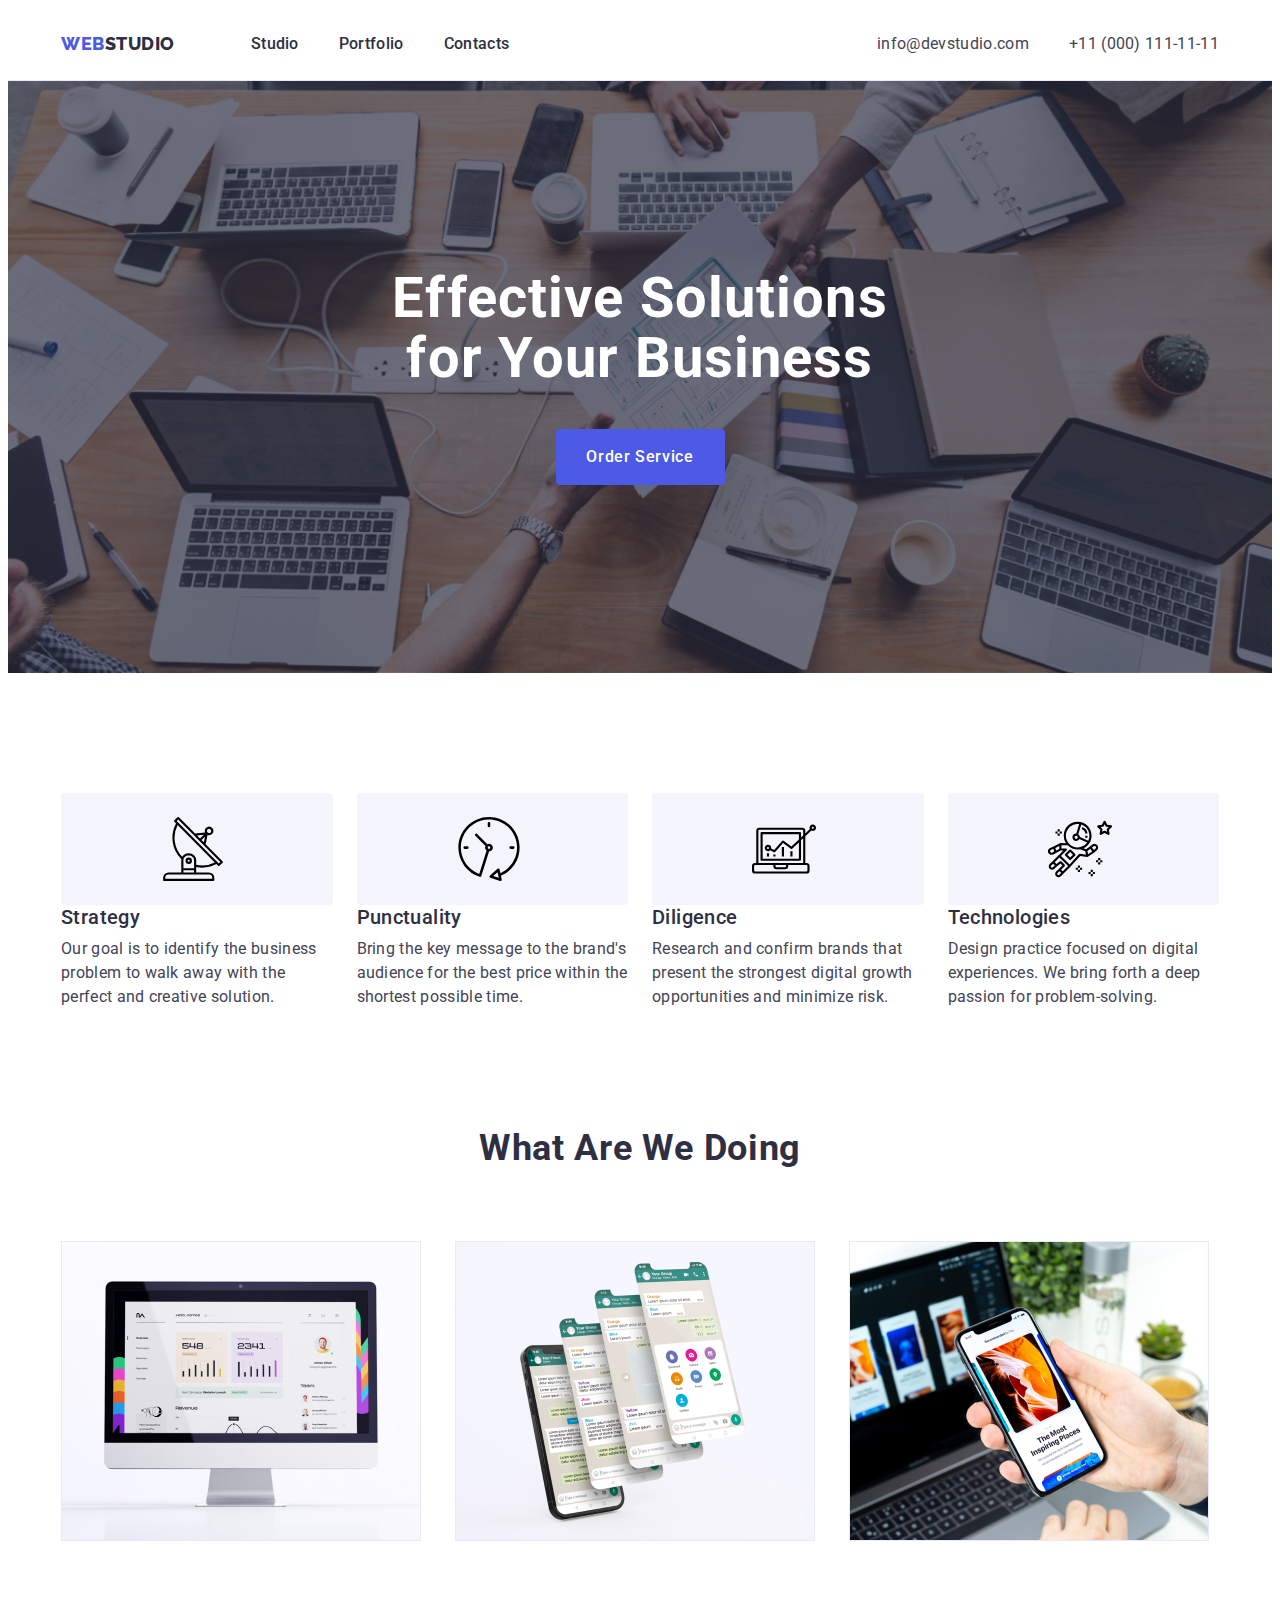
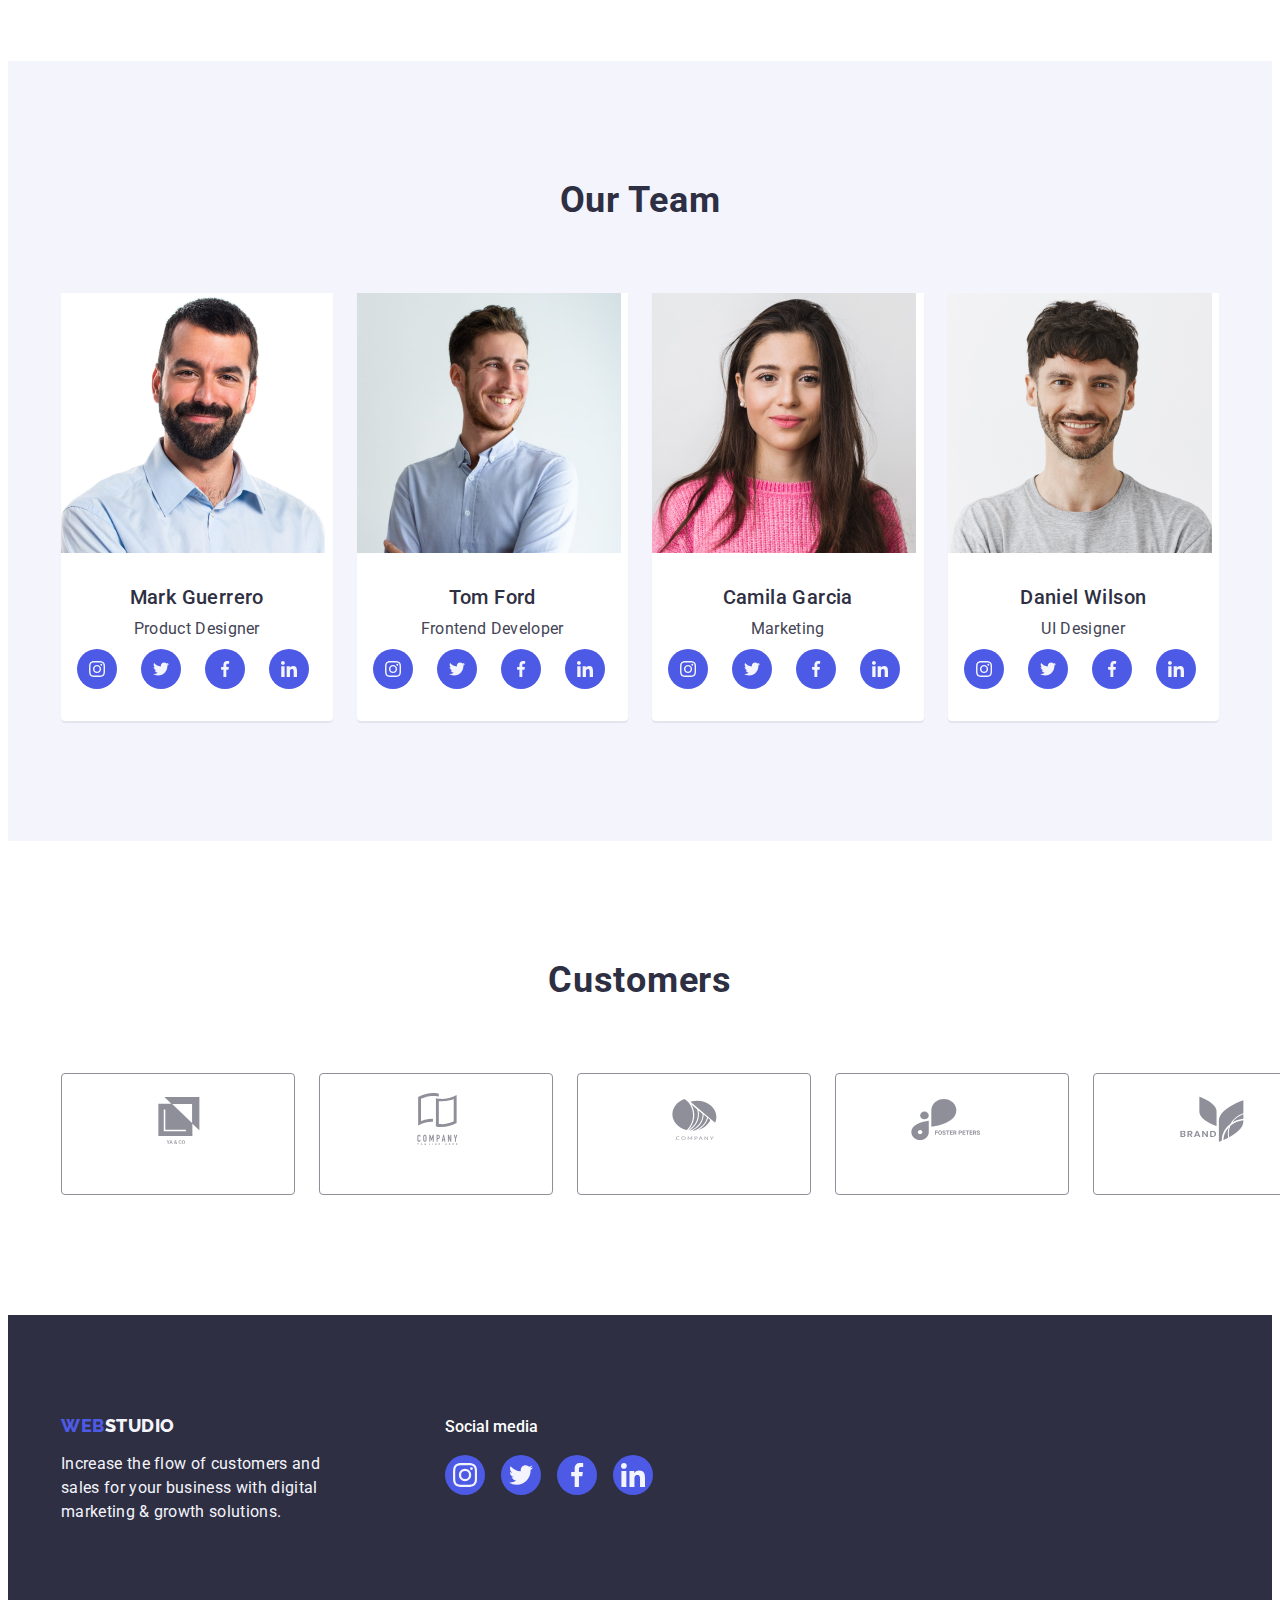
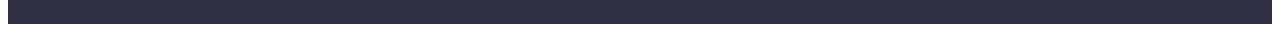
<file: index.html>
<!DOCTYPE html>
<html lang="en">
  <head>
    <meta charset="UTF-8" />
    <meta http-equiv="X-UA-Compatible" content="IE=edge" />
    <meta name="viewport" content="width=device-width, initial-scale=1.0" />
    <link rel="preconnect" href="https://fonts.googleapis.com" />
    <link rel="preconnect" href="https://fonts.gstatic.com" crossorigin />
    <link
      rel="stylesheet"
      href="https://cdnjs.cloudflare.com/ajax/libs/modern-normalize/2.0.0/modern-normalize.min.css"
      integrity="sha512-4xo8blKMVCiXpTaLzQSLSw3KFOVPWhm/TRtuPVc4WG6kUgjH6J03IBuG7JZPkcWMxJ5huwaBpOpnwYElP/m6wg=="
      crossorigin="anonymous"
      referrerpolicy="no-referrer"
    />
    <link
      href="https://fonts.googleapis.com/css2?family=Raleway:wght@800&family=Roboto:wght@400;500;700;900&display=swap"
      rel="stylesheet"
    />
    <title>WebStudio</title>
    <link rel="stylesheet" href="./css/style.css" />
  </head>
  <body>
    <header class="header">
      <div class="container container-header">
        <nav class="header-nav">
          <a class="link-logo link" href="./index.html"
            >Web<span class="sp-logo-head">Studio</span></a
          >
          <ul class="header-list list">
            <li class="header-list-item">
              <a class="header-list-link link" href="./index.html">Studio</a>
            </li>
            <li class="header-list-item">
              <a class="header-list-link link" href="./portfolio.html"
                >Portfolio</a
              >
            </li>
            <li class="header-list-item">
              <a class="header-list-link link" href="">Contacts</a>
            </li>
          </ul>
        </nav>

        <address class="header-address">
          <ul class="address-list list">
            <li class="address-list-item">
              <a class="address-link link" href="mailto:info@devstudio.com"
                >info@devstudio.com</a
              >
            </li>
            <li class="address-list-item">
              <a class="address-link link" href="tel:+110001111111"
                >+11 (000) 111-11-11</a
              >
            </li>
          </ul>
        </address>
      </div>
    </header>

    <main>
      <!------------- hero  ------------------------->
      <section class="hero">
        <div class="container hero-container">
          <h1 class="hero-title">Effective Solutions for Your Business</h1>
          <button type="button" class="hero-btn" data-modal-open>
            Order Service
          </button>
        </div>
      </section>

      <!------------- advantages ---------------->

      <section class="advantages">
        <div class="container">
          <h2 class="visually-hidden">Advantages</h2>

          <ul class="list adv-list">
            <li class="adv-item">
              <div class="adv-cont-icon">
                <svg class="icon-adv">
                  <use href="./images/icons.svg#icon-antenna-1"></use>
                </svg>
              </div>
              <h3 class="part-title">Strategy</h3>
              <p class="part-text">
                Our goal is to identify the business problem to walk away with
                the perfect and creative solution.
              </p>
            </li>
            <li class="adv-item">
              <div class="adv-cont-icon">
                <svg class="icon-adv">
                  <use href="./images/icons.svg#icon-clock-1"></use>
                </svg>
              </div>
              <h3 class="part-title">Punctuality</h3>
              <p class="part-text">
                Bring the key message to the brand's audience for the best price
                within the shortest possible time.
              </p>
            </li>
            <li class="adv-item">
              <div class="adv-cont-icon">
                <svg class="icon-adv">
                  <use href="./images/icons.svg#icon-diagram-1"></use>
                </svg>
              </div>
              <h3 class="part-title">Diligence</h3>
              <p class="part-text">
                Research and confirm brands that present the strongest digital
                growth opportunities and minimize risk.
              </p>
            </li>
            <li class="adv-item">
              <div class="adv-cont-icon">
                <svg class="icon-adv">
                  <use href="./images/icons.svg#icon-astronaut-1"></use>
                </svg>
              </div>
              <h3 class="part-title">Technologies</h3>
              <p class="part-text">
                Design practice focused on digital experiences. We bring forth a
                deep passion for problem-solving.
              </p>
            </li>
          </ul>
        </div>
      </section>

      <!---------- specialization  ----------------->

      <section class="specialization">
        <div class="container">
          <h2 class="title-section">What are we doing</h2>
          <ul class="list list-specialization">
            <li class="spec-item">
              <img src="./images/img1.jpg" alt="products for PC" width="360" />
            </li>
            <li class="spec-item">
              <img
                src="./images/img2.jpg"
                alt="products for devises"
                width="360"
              />
            </li>
            <li class="spec-item">
              <img src="./images/img3.jpg" alt="Design products" width="360" />
            </li>
          </ul>
        </div>
      </section>
      <!---------- team  ----------------->
      <section class="team">
        <div class="container">
          <h2 class="title-section">Our Team</h2>
          <ul class="list list-team">
            <li class="team-item">
              <img
                src="./images/emp1.jpg"
                alt="Product Designer"
                width="264"
                height="260"
              />
              <div class="team-item-cont">
                <h3 class="part-title">Mark Guerrero</h3>
                <p class="part-text">Product Designer</p>
                <ul class="team-icon-list list">
                  <li class="team-icon-item">
                    <a href="">
                      <svg class="icon-team">
                        <use href="./images/icons.svg#icon-instagram-2"></use>
                      </svg>
                    </a>
                  </li>
                  <li class="team-icon-item">
                    <a href="">
                      <svg class="icon-team">
                        <use href="./images/icons.svg#icon-twitter-1"></use>
                      </svg>
                    </a>
                  </li>
                  <li class="team-icon-item">
                    <a href="">
                      <svg class="icon-team">
                        <use href="./images/icons.svg#icon-facebook-1"></use>
                      </svg>
                    </a>
                  </li>
                  <li class="team-icon-item">
                    <a href="">
                      <svg class="icon-team">
                        <use href="./images/icons.svg#icon-linkedin-1"></use>
                      </svg>
                    </a>
                  </li>
                </ul>
              </div>
            </li>
            <li class="team-item">
              <img
                src="./images/emp2.jpg"
                alt="Frontend Developer"
                width="264"
                height="260"
              />
              <div class="team-item-cont">
                <h3 class="part-title">Tom Ford</h3>
                <p class="part-text">Frontend Developer</p>
                <ul class="team-icon-list list">
                  <li class="team-icon-item">
                    <a href="">
                      <svg class="icon-team">
                        <use href="./images/icons.svg#icon-instagram-2"></use>
                      </svg>
                    </a>
                  </li>
                  <li class="team-icon-item">
                    <a href="">
                      <svg class="icon-team">
                        <use href="./images/icons.svg#icon-twitter-1"></use>
                      </svg>
                    </a>
                  </li>
                  <li class="team-icon-item">
                    <a href="">
                      <svg class="icon-team">
                        <use href="./images/icons.svg#icon-facebook-1"></use>
                      </svg>
                    </a>
                  </li>
                  <li class="team-icon-item">
                    <a href="">
                      <svg class="icon-team">
                        <use href="./images/icons.svg#icon-linkedin-1"></use>
                      </svg>
                    </a>
                  </li>
                </ul>
              </div>
            </li>
            <li class="team-item">
              <img
                src="./images/emp3.jpg"
                alt="Marketing"
                width="264"
                height="260"
              />
              <div class="team-item-cont">
                <h3 class="part-title">Camila Garcia</h3>
                <p class="part-text">Marketing</p>
                <ul class="team-icon-list list">
                  <li class="team-icon-item">
                    <a href="">
                      <svg class="icon-team">
                        <use href="./images/icons.svg#icon-instagram-2"></use>
                      </svg>
                    </a>
                  </li>
                  <li class="team-icon-item">
                    <a href="">
                      <svg class="icon-team">
                        <use href="./images/icons.svg#icon-twitter-1"></use>
                      </svg>
                    </a>
                  </li>
                  <li class="team-icon-item">
                    <a href="">
                      <svg class="icon-team">
                        <use href="./images/icons.svg#icon-facebook-1"></use>
                      </svg>
                    </a>
                  </li>
                  <li class="team-icon-item">
                    <a href="">
                      <svg class="icon-team">
                        <use href="./images/icons.svg#icon-linkedin-1"></use>
                      </svg>
                    </a>
                  </li>
                </ul>
              </div>
            </li>
            <li class="team-item">
              <img
                src="./images/emp4.jpg"
                alt="UI Designer"
                width="264"
                height="260"
              />
              <div class="team-item-cont">
                <h3 class="part-title">Daniel Wilson</h3>
                <p class="part-text">UI Designer</p>
                <ul class="team-icon-list list">
                  <li class="team-icon-item">
                    <a href="">
                      <svg class="icon-team">
                        <use href="./images/icons.svg#icon-instagram-2"></use>
                      </svg>
                    </a>
                  </li>
                  <li class="team-icon-item">
                    <a href="">
                      <svg class="icon-team">
                        <use href="./images/icons.svg#icon-twitter-1"></use>
                      </svg>
                    </a>
                  </li>
                  <li class="team-icon-item">
                    <a href="">
                      <svg class="icon-team">
                        <use href="./images/icons.svg#icon-facebook-1"></use>
                      </svg>
                    </a>
                  </li>
                  <li class="team-icon-item">
                    <a href="">
                      <svg class="icon-team">
                        <use href="./images/icons.svg#icon-linkedin-1"></use>
                      </svg>
                    </a>
                  </li>
                </ul>
              </div>
            </li>
          </ul>
        </div>
      </section>
      <section class="customers-sec">
        <div class="container">
          <h2 class="title-section">Customers</h2>
          <ul class="customers-list list">
            <li class="customers-item">
              <svg class="customer-icon">
                <use href="./images/icons.svg#icon-Logo"></use>
              </svg>
            </li>
            <li class="customers-item">
              <svg class="customer-icon">
                <use href="./images/icons.svg#icon-Logo-1"></use>
              </svg>
            </li>
            <li class="customers-item">
              <svg class="customer-icon">
                <use href="./images/icons.svg#icon-Logo-2"></use>
              </svg>
            </li>
            <li class="customers-item">
              <svg class="customer-icon">
                <use href="./images/icons.svg#icon-Logo-3"></use>
              </svg>
            </li>
            <li class="customers-item">
              <svg class="customer-icon">
                <use href="./images/icons.svg#icon-Logo-4"></use>
              </svg>
            </li>
            <li class="customers-item">
              <svg class="customer-icon">
                <use href="./images/icons.svg#icon-Logo-5"></use>
              </svg>
            </li>
          </ul>
        </div>
      </section>
    </main>

    <footer class="footer">
      <div class="container">
        <ul class="list-footer list">
          <li>
            <a class="link-logo link" href="./index.html">
              Web<span class="sp-logo-foot">Studio</span></a
            >
            <p class="text-foot">
              Increase the flow of customers and sales for your business with
              digital marketing & growth solutions.
            </p>
          </li>
          <li>
            <div class="social-media-footer">
              <h3 class="footer-title">Social media</h3>
              <ul class="list footer-list-soc">
                <li class="footer-list-item">
                  <svg class="footer-icon">
                    <use href="./images/icons.svg#icon-instagram-2"></use>
                  </svg>
                </li>
                <li class="footer-list-item">
                  <svg class="footer-icon">
                    <use href="./images/icons.svg#icon-twitter-1"></use>
                  </svg>
                </li>
                <li class="footer-list-item">
                  <svg class="footer-icon">
                    <use href="./images/icons.svg#icon-facebook-1"></use>
                  </svg>
                </li>
                <li class="footer-list-item">
                  <svg class="footer-icon">
                    <use href="./images/icons.svg#icon-linkedin-1"></use>
                  </svg>
                </li>
              </ul>
            </div>
          </li>
        </ul>
      </div>
    </footer>
    <div class="backdrop is-hidden" data-modal>
      <div class="modal">
        <button class="btn-modal" type="button" data-modal-close>
          <svg class="modal-icon">
            <use href="./images/icons.svg#icon-close-black-18dp-2-1"></use>
          </svg>
        </button>
      </div>
    </div>
    <script src="./js/modal.js"></script>
  </body>
</html>
</file>
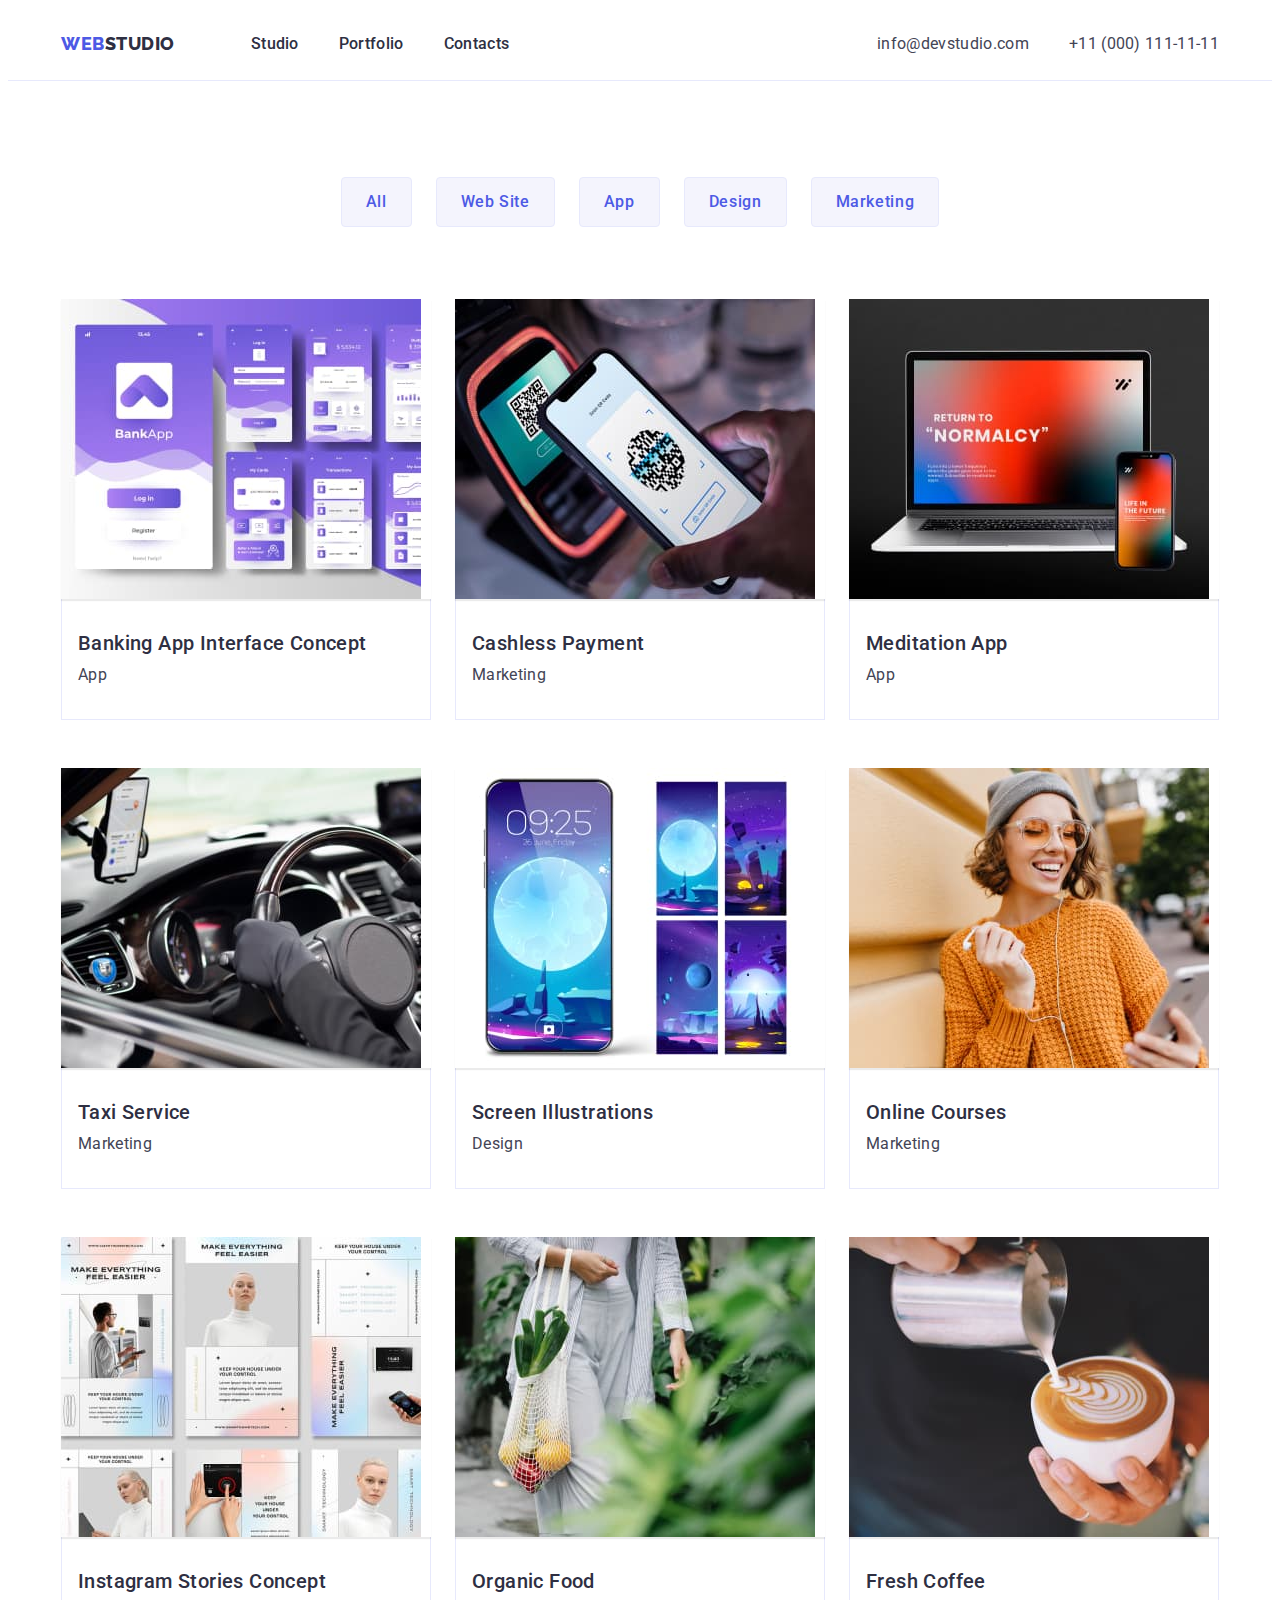
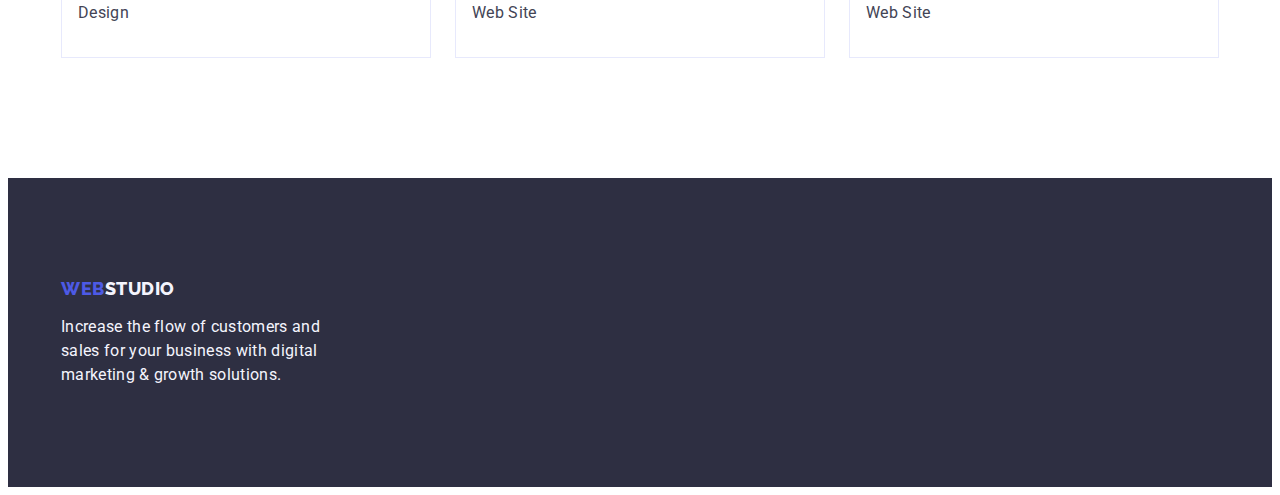
<file: portfolio.html>
<!DOCTYPE html>
<html lang="en">
  <head>
    <meta charset="UTF-8" />
    <meta http-equiv="X-UA-Compatible" content="IE=edge" />
    <meta name="viewport" content="width=device-width, initial-scale=1.0" />
    <link rel="preconnect" href="https://fonts.googleapis.com" />
    <link rel="preconnect" href="https://fonts.gstatic.com" crossorigin />
    <link
      rel="stylesheet"
      href="https://cdnjs.cloudflare.com/ajax/libs/modern-normalize/2.0.0/modern-normalize.min.css"
      integrity="sha512-4xo8blKMVCiXpTaLzQSLSw3KFOVPWhm/TRtuPVc4WG6kUgjH6J03IBuG7JZPkcWMxJ5huwaBpOpnwYElP/m6wg=="
      crossorigin="anonymous"
      referrerpolicy="no-referrer"
    />
    <link
      href="https://fonts.googleapis.com/css2?family=Raleway:wght@800&family=Roboto:wght@400;500;700;900&display=swap"
      rel="stylesheet"
    />
    <title>WebStudio</title>
    <link rel="stylesheet" href="./css/style.css" />
  </head>
  <body>
    <header class="header">
      <div class="container container-header">
        <nav class="header-nav">
          <a class="link-logo link" href="./index.html"
            >Web<span class="sp-logo-head">Studio</span></a
          >
          <ul class="header-list list">
            <li class="header-list-item">
              <a class="header-list-link link" href="./index.html">Studio</a>
            </li>
            <li class="header-list-item">
              <a class="header-list-link link" href="./portfolio.html"
                >Portfolio</a
              >
            </li>
            <li class="header-list-item">
              <a class="header-list-link link" href="">Contacts</a>
            </li>
          </ul>
        </nav>

        <address class="header-address">
          <ul class="address-list list">
            <li class="address-list-item">
              <a class="address-link link" href="mailto:info@devstudio.com"
                >info@devstudio.com</a
              >
            </li>
            <li class="address-list-item">
              <a class="address-link link" href="tel:+110001111111"
                >+11 (000) 111-11-11</a
              >
            </li>
          </ul>
        </address>
      </div>
    </header>
    <main>
      <section class="filter">
        <div class="container">
          <h1 class="visually-hidden">Portfolio</h1>
          <ul class="portfolio-list list">
            <li class="portfolio-list-item">
              <button type="button" class="proj-btn">All</button>
            </li>
            <li>
              <button type="button" class="proj-btn">Web Site</button>
            </li>
            <li>
              <button type="button" class="proj-btn">App</button>
            </li>
            <li>
              <button type="button" class="proj-btn">Design</button>
            </li>
            <li>
              <button type="button" class="proj-btn">Marketing</button>
            </li>
          </ul>

          <!---------------- projects ------------------>

          <ul class="list project-card">
            <li class="project-item">
              <a class="link">
                <div class="container-cover">
                  <img
                    src="./images/portf.jpg"
                    width="360"
                    alt="developing of banking app"
                  />
                  <div class="cover-block">
                    <p class="cover-block-text">
                      14 Stylish and User-Friendly App Design Concepts · Task
                      Manager App · Calorie Tracker App · Exotic Fruit Ecommerce
                      App · Cloud Storage App
                    </p>
                  </div>
                </div>

                <div class="proj-item-container">
                  <h2 class="part-title">Banking App Interface Concept</h2>
                  <p class="part-text">App</p>
                </div>
              </a>
            </li>
            <li class="project-item">
              <a class="link">
                <div class="container-cover">
                  <img
                    src="./images/portf1.jpg"
                    width="360"
                    alt="devoloping of cashless payment"
                  />
                  <div class="cover-block">
                    <p class="cover-block-text">
                      14 Stylish and User-Friendly App Design Concepts · Task
                      Manager App · Calorie Tracker App · Exotic Fruit Ecommerce
                      App · Cloud Storage App
                    </p>
                  </div>
                </div>

                <div class="proj-item-container">
                  <h2 class="part-title">Cashless Payment</h2>
                  <p class="part-text">Marketing</p>
                </div>
              </a>
            </li>
            <li class="project-item">
              <a class="link">
                <div class="container-cover">
                  <img
                    src="./images/portf2.jpg"
                    width="360"
                    alt="developing of Meditation App"
                  />
                  <div class="cover-block">
                    <p class="cover-block-text">
                      14 Stylish and User-Friendly App Design Concepts · Task
                      Manager App · Calorie Tracker App · Exotic Fruit Ecommerce
                      App · Cloud Storage App
                    </p>
                  </div>
                </div>

                <div class="proj-item-container">
                  <h2 class="part-title">Meditation App</h2>
                  <p class="part-text">App</p>
                </div>
              </a>
            </li>
            <li class="project-item">
              <a class="link">
                <div class="container-cover">
                  <img
                    src="./images/portf3.jpg"
                    width="360"
                    alt="developing of Taxi Service"
                  />
                  <div class="cover-block">
                    <p class="cover-block-text">
                      14 Stylish and User-Friendly App Design Concepts · Task
                      Manager App · Calorie Tracker App · Exotic Fruit Ecommerce
                      App · Cloud Storage App
                    </p>
                  </div>
                </div>

                <div class="proj-item-container">
                  <h2 class="part-title">Taxi Service</h2>
                  <p class="part-text">Marketing</p>
                </div>
              </a>
            </li>
            <li class="project-item">
              <a class="link">
                <div class="container-cover">
                  <img
                    src="./images/portf4.jpg"
                    width="360"
                    alt="developing of Screen Illustrations"
                  />
                  <div class="cover-block">
                    <p class="cover-block-text">
                      14 Stylish and User-Friendly App Design Concepts · Task
                      Manager App · Calorie Tracker App · Exotic Fruit Ecommerce
                      App · Cloud Storage App
                    </p>
                  </div>
                </div>

                <div class="proj-item-container">
                  <h2 class="part-title">Screen Illustrations</h2>
                  <p class="part-text">Design</p>
                </div>
              </a>
            </li>
            <li class="project-item">
              <a class="link">
                <div class="container-cover">
                  <img
                    src="./images/portf5.jpg"
                    width="360"
                    alt="developing of Online Courses"
                  />
                  <div class="cover-block">
                    <p class="cover-block-text">
                      14 Stylish and User-Friendly App Design Concepts · Task
                      Manager App · Calorie Tracker App · Exotic Fruit Ecommerce
                      App · Cloud Storage App
                    </p>
                  </div>
                </div>

                <div class="proj-item-container">
                  <h2 class="part-title">Online Courses</h2>
                  <p class="part-text">Marketing</p>
                </div>
              </a>
            </li>
            <li class="project-item">
              <a class="link">
                <div class="container-cover">
                  <img
                    src="./images/portf6.jpg"
                    width="360"
                    alt="developing of Instagram Stories Concept"
                  />
                  <div class="cover-block">
                    <p class="cover-block-text">
                      14 Stylish and User-Friendly App Design Concepts · Task
                      Manager App · Calorie Tracker App · Exotic Fruit Ecommerce
                      App · Cloud Storage App
                    </p>
                  </div>
                </div>

                <div class="proj-item-container">
                  <h2 class="part-title">Instagram Stories Concept</h2>
                  <p class="part-text">Design</p>
                </div>
              </a>
            </li>
            <li class="project-item">
              <a class="link">
                <div class="container-cover">
                  <img
                    src="./images/portf7.jpg"
                    width="360"
                    alt="developing of Organic Food web site"
                  />
                  <div class="cover-block">
                    <p class="cover-block-text">
                      14 Stylish and User-Friendly App Design Concepts · Task
                      Manager App · Calorie Tracker App · Exotic Fruit Ecommerce
                      App · Cloud Storage App
                    </p>
                  </div>
                </div>

                <div class="proj-item-container">
                  <h2 class="part-title">Organic Food</h2>
                  <p class="part-text">Web Site</p>
                </div>
              </a>
            </li>
            <li class="project-item">
              <a class="link">
                <div class="container-cover">
                  <img
                    src="./images/portf8.jpg"
                    width="360"
                    alt="developing of Fresh Coffee web site"
                  />
                  <div class="cover-block">
                    <p class="cover-block-text">
                      14 Stylish and User-Friendly App Design Concepts · Task
                      Manager App · Calorie Tracker App · Exotic Fruit Ecommerce
                      App · Cloud Storage App
                    </p>
                  </div>
                </div>

                <div class="proj-item-container">
                  <h2 class="part-title">Fresh Coffee</h2>
                  <p class="part-text">Web Site</p>
                </div>
              </a>
            </li>
          </ul>
        </div>
      </section>
    </main>

    <footer class="footer">
      <div class="container">
        <a class="link-logo link" href="./index.html">
          Web<span class="sp-logo-foot">Studio</span></a
        >
        <p class="text-foot">
          Increase the flow of customers and sales for your business with
          digital marketing & growth solutions.
        </p>
      </div>
    </footer>
  </body>
</html>
</file>
<file: css/style.css>
:root {
    --background--main-color: #ffffff;
    --color-brand: #2e2f42;
    --color-text: #434455;
    --color-logo: #4d5ae5;
    --color-portfolio: #e7e9fc;
}

body {
    font-family: "Roboto", sans-serif;
    color: #434455;
    background-color: var(--background--main-color);
}

img {
    display: block;
}

p,
h1,
h2,
h3,
h4,
h5,
h6 {
    margin-top: 0;
    margin-bottom: 0;
}

ul {
    margin-bottom: 0;
    margin-top: 0;
    padding-left: 0;
}

.container {
    max-width: 1158px;
    padding-left: 15px;
    padding-right: 15px;
    width: 100%;
    margin: 0 auto;
    /* outline: 2px solid red; */
}

.link {
    text-decoration: none;
    color: var(--color-brand);
}

.list {
    list-style-type: none;
}

.link-logo {
    font-family: "Raleway", sans-serif;
    font-weight: 800;
    font-size: 18px;
    line-height: 1.17;
    /* 21/18 */
    letter-spacing: 0.03em;
    text-transform: uppercase;
    color: var(--color-logo);
    margin-right: 76px;
}

.sp-logo-head {
    color: var(--color-brand);
}

.sp-logo-foot {
    color: #f4f4fd;
    font-family: "Raleway", sans-serif;
}

header {
    border-bottom: 1px solid #e7e9fc;
}

.container-header {
    display: flex;
    align-items: center;
    justify-content: space-between;
    padding: 0 15px;
}

.header-nav {
    display: flex;
    align-items: center;
}

.header-list {
    text-decoration: none;
    color: var(--color-brand);
    display: flex;
    gap: 40px;
}

.address-list {
    display: flex;
    gap: 40px;
}

.header-list-item {
    font-weight: 500;
    font-size: 16px;
    line-height: 1.5;
    /* identical to box height, or 150% */
    letter-spacing: 0.02em;
    position: relative;
}

.header-list-item:hover::after {
    content: "";
    display: block;
    background-color: #404bbf;
    width: 48px;
    height: 4px;
    position: absolute;
    bottom: -1px;
    border-radius: 2px;
}

.header-list-link {
    color: var(--color-brand);
    padding: 24px 0;
    display: block;
    transition: color 250ms cubic-bezier(0.4, 0, 0.2, 1);
}

.header-list-link:hover,
.address-link:hover,
.header-list-link:focus,
.address-link:focus {
    color: #404bbf;
}

.header-address {
    font-style: normal;
}

.address-link {
    font-weight: 400;
    font-size: 16px;
    line-height: 1.5;
    /* identical to box height, or 150% */
    letter-spacing: 0.02em;
    font-style: normal;
    color: var(--color-text);
}

.address-link:active,
.header-list-link:active {
    color: #404bbf;
}

/*-----------------hero----------------*/
.hero {
    background-color: var(--color-brand);
    background-image: linear-gradient(180deg,
            rgba(46, 47, 66, 0.7),
            rgba(46, 47, 66, 0.7)),
        url(../images/hero.jpg);
    background-position: center;
    background-repeat: no-repeat;
    background-size: cover;

    padding: 188px 0;
}

.hero-container {
    width: 100%;
}

.hero-title {
    font-weight: 700;
    max-width: 496px;
    font-size: 56px;
    line-height: 1.07;
    /* or 107% */
    text-align: center;
    letter-spacing: 0.02em;
    color: #ffffff;
    margin: 0 auto 40px;
}

.hero-btn {
    font-family: "Roboto", sans-serif;
    border: none;
    background: var(--color-logo);
    color: #ffffff;
    letter-spacing: 0.04em;
    font-weight: 500;
    font-size: 16px;
    line-height: 1.5;
    /* identical to box height, or 150% */
    cursor: pointer;
    border-radius: 4px;
    min-width: 169px;
    height: 56px;
    display: block;
    margin: 0 auto;
    transition: background-color 250ms cubic-bezier(0.4, 0, 0.2, 1);
}

.hero-btn:hover,
.hero-btn:focus {
    background-color: #404bbf;
}

/*---------------------------- advantages-container------------------ */

.advantages {
    padding: 120px 0 120px;
}

.visually-hidden {
    position: absolute;
    width: 1px;
    height: 1px;
    margin: -1px;
    border: 0;
    padding: 0;

    white-space: nowrap;
    clip-path: inset(100%);
    clip: rect(0 0 0 0);
    overflow: hidden;
}

.adv-cont-icon {
    /* display: flex; */
    background-color: #f4f4fd;
    /* justify-content: center;
  align-items: center; */
    margin: 0 auto;
    padding: 24px 100px;
    border-radius: 4px;
}

.icon-adv {
    display: block;
    width: 64px;
    height: 64px;
}

.title-section {
    font-size: 36px;
    line-height: 1.11;
    text-align: center;
    text-transform: capitalize;
    letter-spacing: 0.02em;
    color: var(--color-brand);
    margin-bottom: 72px;
}

.adv-list {
    display: flex;
}

/* .adv-item::before {
  content: "";
  background-color: #f4f4fd;
  width: 264px;
  height: 112px;
  display: block;
  background-repeat: no-repeat;
  background-position: center;
}

.adv-item:first-child:before {
  background-image: url(../images/antenna-1.svg); */

.adv-item {
    width: calc((100% - 72px) / 4);
    gap: 24;
}

.part-title {
    font-weight: 500;
    font-size: 20px;
    line-height: 1.2;
    /* identical to box height, or 120% */
    letter-spacing: 0.02em;
    color: var(--color-brand);
    margin-bottom: 8px;
}

.part-text {
    font-weight: 400;
    font-size: 16px;
    line-height: 1.5;
    /* or 150% */
    letter-spacing: 0.02em;
    color: var(--color-text);
}

/* ----------------------specialization---------------- */
.specialization {
    padding-bottom: 120px;
}

.adv-list {
    gap: 24px;
}

.list-specialization {
    display: flex;
    gap: 24px;
}

.spec-item {
    width: calc((100% - 48px) / 3);
}

/*  ---------------team-----------------------  */
.team {
    background-color: #f4f4fd;
    padding-top: 120px;
    padding-bottom: 120px;
}

.list-team {
    display: flex;
    gap: 24px;
}

.team-item {
    background-color: #ffffff;
    margin: 0 auto;
    text-align: center;
    border-radius: 0px 0px 4px 4px;
    width: calc((100% - 72px) / 4);
    box-shadow: 0 2px 1px 0 rgba(46, 47, 66, 0.08);
    box-shadow: 0 1px 1px 0 rgba(46, 47, 66, 0, 16);
}

.team-item-cont {
    padding: 32px 16px;
}

.team-icon-list {
    display: flex;
    gap: 24px;
    margin-top: 8px;
    flex-wrap: wrap;
}

.team-icon-item a {
    display: flex;
    background-color: var(--color-logo);
    border-radius: 50%;
    width: 40px;
    height: 40px;
    align-items: center;
    justify-content: center;
    transition: background-color 250ms cubic-bezier(0.4, 0, 0.2, 1);
}

.team-icon-item a:hover {
    background-color: #404bbf;
}

.icon-team {
    fill: #f4f4fd;
    width: 16px;
    height: 16px;
}

/* -----------------------footer------ */

.footer {
    padding: 100px 0;
}

.footer .container .link-logo {
    display: inline-block;
    margin-bottom: 16px;
}

.text-foot {
    font-weight: 400;
    font-size: 16px;
    line-height: 1.5;
    /* or 150% */
    letter-spacing: 0.02em;
    color: #f4f4fd;
    max-width: 264px;
}

.footer {
    background-color: var(--color-brand);
}

/* --------------portfolio---------- */
.filter {
    padding: 96px 0 120px 0;
}

.portfolio-list {
    display: flex;
    gap: 24px;
    justify-content: center;
    gap: 24px;
    margin-bottom: 72px;
}

.proj-btn {
    padding: 12px 24px;
    border: 1px solid var(--color-portfolio);
    border-radius: 4px;
    transition: color 250ms cubic-bezier(0.4, 0, 0.2, 1);
}

.proj-btn:hover,
.proj-btn:focus {
    border: 1px solid transparent;
}

/* projects  */
.projects {}

.portfolio-list-item {}

.proj-btn {
    font-family: "Roboto", sans-serif;
    background: #f4f4fd;
    border: 1px solid #e7e9fc;
    font-weight: 500;
    font-size: 16px;
    line-height: 1.5;
    /* identical to box height, or 150% */
    text-align: center;
    letter-spacing: 0.04em;
    color: var(--color-logo);
    cursor: pointer;
    transition: background-color 250ms cubic-bezier(0.4, 0, 0.2, 1);
    transition: color 250ms cubic-bezier(0.4, 0, 0.2, 1);
}

.proj-btn:hover,
.proj-btn:focus {
    background-color: #404bbf;
    color: #ffffff;
}

.project-card {
    display: flex;
    gap: 24px;
    flex-wrap: wrap;
    column-gap: 24px;
    row-gap: 48px;
}

.project-item {
    width: calc((100% - 48px) / 3);
}

.container-cover {
    position: relative;
    overflow: hidden;
    box-shadow: 0 2px 2px 0 rgba(0, 0, 0, 0.12);
    box-shadow: 0 2px 1px 0 rgba(0, 0, 0, 0.08);
}

.container-cover:hover .cover-block,
.container-cover:focus .cover-block {
    transform: translate(0);


}

.cover-block {
    background-color: var(--color-logo);
    top: 0;
    right: 0;
    height: 100%;
    width: 100%;
    position: absolute;
    padding: 40px 32px 0;
    transform: translateY(100%);
    transition: transform 250ms cubic-bezier(0.4, 0, 0.2, 1);

    box-shadow: 0 2px 2px 0 rgba(0, 0, 0, 0.12);
    box-shadow: 0 2px 1px 0 rgba(0, 0, 0, 0.08);

}

.cover-block-text {
    color: #f4f4fd;
    font-size: 16px;
    line-height: calc(24 / 16);
    max-width: 296px;
    text-align: center;
}

.proj-item-container {
    padding: 32px 16px;
    border: 1px solid #e7e9fc;
    border-top: none;
}

.backdrop {
    background-color: rgba(46, 47, 66, 0.4);
    position: fixed;
    top: 0;
    width: 100%;
    height: 100%;
    z-index: 1;
}

.modal {
    position: absolute;
    top: 50%;
    left: 50%;
    transform: translate(-50%, -50%);
    border-radius: 4px;

    width: 408px;
    min-height: 584px;
    background-color: rgba(252, 252, 252, 1);
}



.btn-modal {
    background-color: rgba(231, 233, 252, 1);
    cursor: pointer;
    border: 1px solid rgba(0, 0, 0, 0.1);
    border-radius: 50%;
    position: absolute;
    right: 24px;
    top: 24px;
}

.modal-icon {
    /* display: block; */
    width: 8px;
    height: 8px;
    fill: rgba(46, 47, 66, 1);
}

.is-hidden {
    visibility: hidden;
    opacity: 0;
    pointer-events: none;
}

.customers-sec {
    margin-top: 120px;
}

.customers-list {
    display: flex;
    align-items: center;
    justify-content: center;
    max-width: 1128px;
    justify-content: space-between;
    gap: 24px;
    margin-bottom: 120px;
}

.customers-item {
    background-color: transparent;
    min-width: 168px;
    height: 88px;
    border-radius: 4px;
    border: rgba(142, 143, 153, 1) solid 1px;
    padding: 16px 32px;
}

.customer-icon {
    width: 104px;
    height: 56px;
    fill: rgba(142, 143, 153, 1);
    display: block;
    margin: 0 auto;
}

.list-footer{
    display: flex;
    gap: 120px;
}

.footer-title{
    color: rgba(255, 255, 255, 1);
    font-size: 16px;
    line-height: 1.5;
    font-weight: 500;
    margin-bottom: 16px;
}

.footer-list-soc {
    display: flex;
    justify-content: center;
    align-items: center;
    gap: 16px;
    min-width: 208px;

}

.footer-list-item {
    background-color: var(--color-logo);
    border-radius: 50%;
    width: 40px;
    height: 40px;
    transition: background-color 250ms cubic-bezier(0.4, 0, 0.2, 1);
    display: flex;
    justify-content: center;
    align-items: center;
}

.footer-list-item:hover {
    background-color: rgba(49, 208, 170, 1);
}

.footer-icon {
    fill: rgba(244, 244, 253, 1);
    width: 24px;
    height: 24px;
    display: block;

}
</file>
